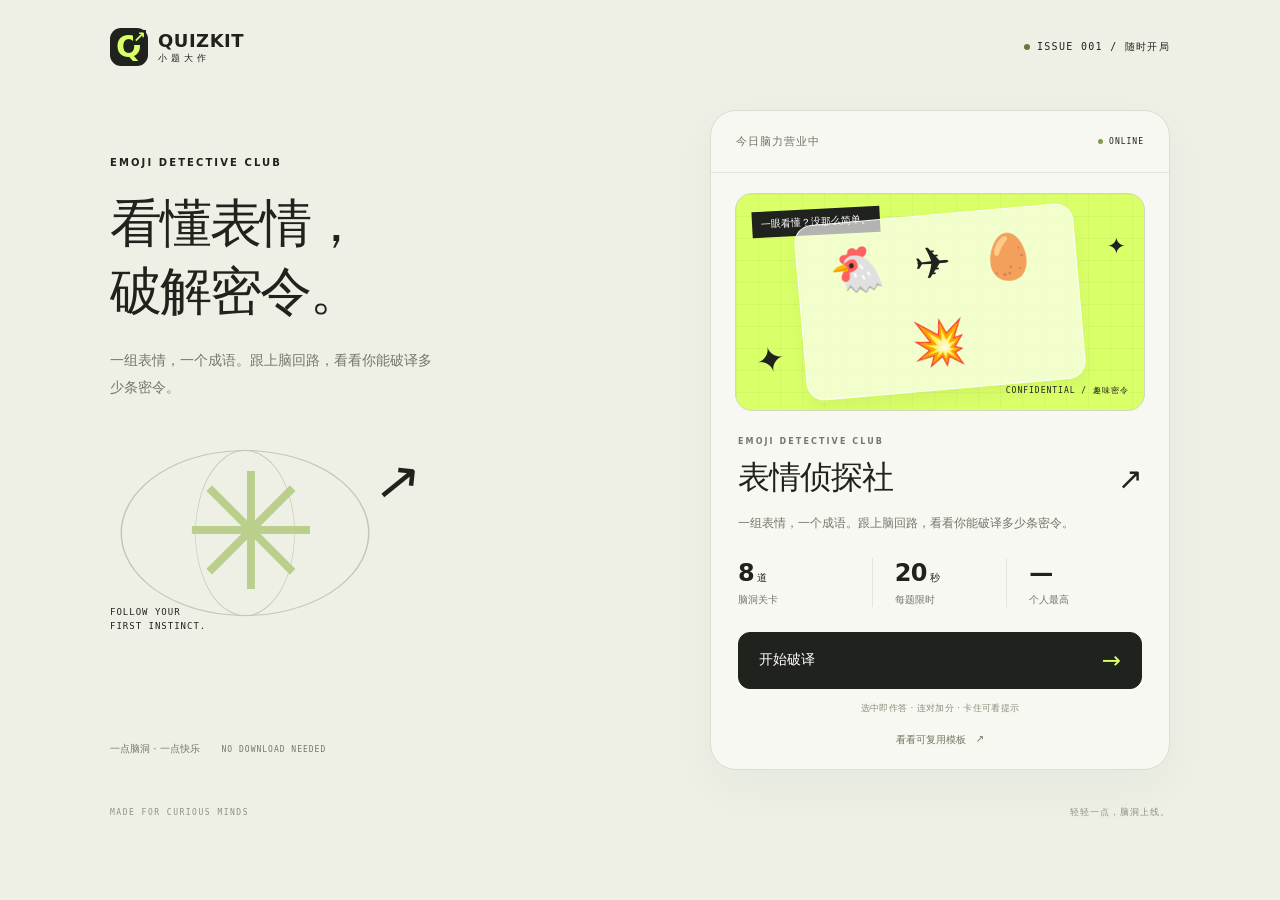
<file: index.html>
<!doctype html>
<html lang="zh-CN">
<head>
  <meta charset="UTF-8">
  <meta name="viewport" content="width=device-width, initial-scale=1, viewport-fit=cover">
  <meta name="theme-color" content="#d9ff69">
  <title>表情侦探社 · QuizKit</title>
  <link rel="stylesheet" href="./styles.css">
</head>
<body>
  <div id="app"></div>
  <script src="./game.js"></script>
  <script src="./engine.js"></script>
</body>
</html>
</file>
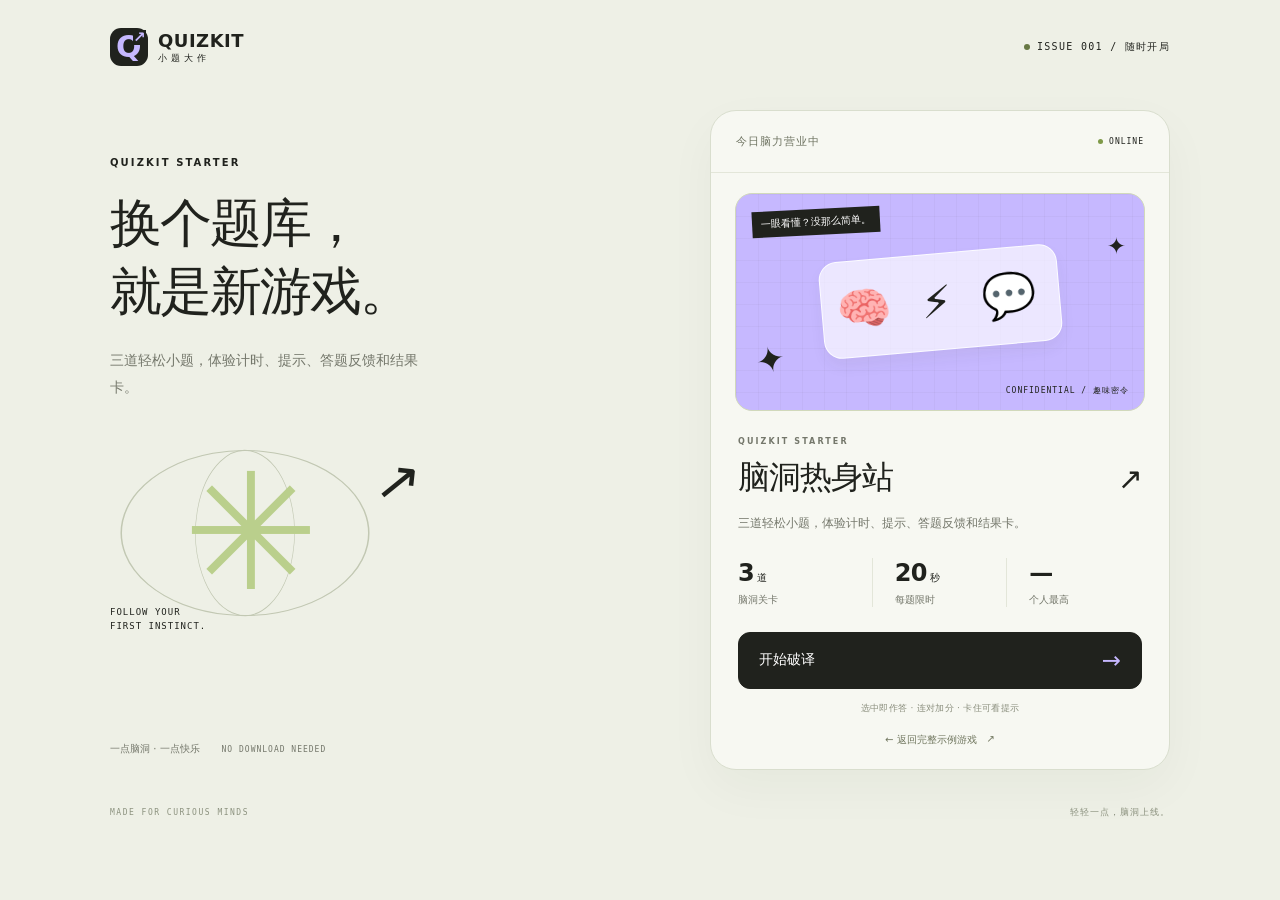
<file: template/index.html>
<!doctype html>
<html lang="zh-CN">
<head>
  <meta charset="UTF-8">
  <meta name="viewport" content="width=device-width, initial-scale=1, viewport-fit=cover">
  <meta name="theme-color" content="#c6b8ff">
  <title>QuizKit · 可复用问答模板</title>
  <link rel="stylesheet" href="../styles.css">
</head>
<body>
  <div id="app"></div>
  <script src="./content.js"></script>
  <script src="../engine.js"></script>
</body>
</html>
</file>
<file: styles.css>
:root { --accent:#d9ff69; --ink:#20221d; --muted:#74776b; --paper:#f7f8f2; --line:#e3e6d9; font-family:"PingFang SC","Microsoft YaHei",system-ui,sans-serif; color:var(--ink); background:#eef0e6; font-synthesis:none; }
* { box-sizing:border-box; }
body { margin:0; min-width:320px; }
button, a { -webkit-tap-highlight-color:transparent; }
button { font:inherit; cursor:pointer; touch-action:manipulation; }
a { color:inherit; text-decoration:none; }
button:focus-visible,a:focus-visible { outline:3px solid #5c59d8; outline-offset:4px; }
button:disabled { cursor:default; }
button:active:not(:disabled) { transform:translateY(1px); }
button { transition:background .15s,transform .15s; }
[hidden] { display:none !important; }
.site-header,.site-footer { max-width:1120px; margin:auto; display:flex; justify-content:space-between; align-items:center; }
.site-header { padding:28px 30px 24px; }
.brand { display:flex; align-items:center; gap:10px; font-size:18px; font-weight:900; letter-spacing:.5px; }
.brand small { display:block; font-size:9px; letter-spacing:4px; font-weight:500; margin-top:1px; }
.brand-mark { width:38px; height:38px; display:flex; align-items:center; justify-content:center; position:relative; background:var(--ink); color:var(--accent); font-size:30px; line-height:1; border-radius:11px; }
.brand-mark span { position:absolute; right:2px; top:2px; font-size:15px; background:var(--ink); }
.edition { font:10px ui-monospace,monospace; letter-spacing:1.3px; display:flex; align-items:center; gap:7px; }
.edition i { width:6px; height:6px; background:#677844; border-radius:50%; }
.workspace { max-width:1120px; margin:0 auto; display:grid; grid-template-columns:1fr 460px; gap:70px; padding:20px 30px; align-items:center; }
.studio { align-self:stretch; padding:47px 0 14px; display:flex; flex-direction:column; }
.kicker { font-size:10px; font-weight:700; letter-spacing:2.1px; }
.studio h1 { font-size:52px; letter-spacing:-2px; line-height:1.3; margin:22px 0; font-weight:900; }
.studio>p { max-width:330px; color:var(--muted); font-size:14px; line-height:1.95; margin:0; }
.studio-art { position:relative; height:224px; width:330px; margin-top:22px; overflow:hidden; }
.orbit { position:absolute; top:26px; left:52px; width:166px; height:166px; border:1px solid #c2c8b3; border-radius:50%; }
.orbit-one { transform:scaleX(1.5) rotate(30deg); }
.orbit-two { transform:scaleX(.6) rotate(-30deg); }
.art-star { position:absolute; left:73px; top:12px; font-size:162px; color:#bacf8c; line-height:1.2; }
.art-label { position:absolute; font:9px/1.6 ui-monospace,monospace; left:0; bottom:14px; letter-spacing:1px; }
.art-arrow { position:absolute; right:19px; top:25px; font-size:55px; transform:rotate(6deg); }
.studio-footer { margin-top:auto; display:flex; gap:22px; align-items:center; font-size:10px; color:var(--muted); }
.studio-footer span:last-child { font:8px ui-monospace,monospace; letter-spacing:1px; }
.game-panel { background:var(--paper); border:1px solid #d9dece; border-radius:26px; min-height:660px; box-shadow:0 18px 50px #24321a0a; overflow:hidden; position:relative; }
.panel-top { height:62px; padding:0 25px; display:flex; justify-content:space-between; align-items:center; border-bottom:1px solid var(--line); }
.tiny-label { font-size:11px; color:#6e7361; letter-spacing:1px; }
.status-dot { font:8px ui-monospace,monospace; letter-spacing:1px; }
.status-dot:before { content:""; display:inline-block; width:5px; height:5px; border-radius:50%; background:#7f9a48; margin-right:6px; }
.cover-scene { height:218px; margin:20px 24px 0; position:relative; border:1px solid #d1d9bb; border-radius:17px; display:flex; justify-content:center; align-items:center; background-color:var(--accent); background-image:linear-gradient(#20221d08 1px, transparent 1px),linear-gradient(90deg,#20221d08 1px, transparent 1px); background-size:22px 22px; overflow:hidden; }
.cover-icons { max-width:280px; font-size:44px; text-align:center; letter-spacing:8px; line-height:1.8; background:#ffffffa8; border:1px solid #ffffffd9; box-shadow:0 8px 15px #3543180d; border-radius:18px; padding:8px 14px; transform:rotate(-5deg); }
.cover-tag { position:absolute; left:16px; top:15px; font-size:10px; font-weight:700; background:var(--ink); color:white; padding:6px 9px; transform:rotate(-3deg); }
.case-label { position:absolute; bottom:14px; right:15px; font:8px ui-monospace,monospace; letter-spacing:1px; }
.scene-spark { position:absolute; font-size:35px; }
.spark-one { left:20px; bottom:30px; transform:rotate(-14deg); }
.spark-two { right:18px; top:39px; font-size:23px; }
.intro-body { padding:26px 27px 20px; }
.intro-body .kicker { font-size:8px; color:var(--muted); }
.intro-body h2 { font-size:32px; letter-spacing:-1px; margin:10px 0 12px; display:flex; justify-content:space-between; align-items:center; }
.intro-body h2>span { font-size:30px; font-weight:400; }
.intro-body>p:not(.footnote) { font-size:12px; line-height:1.9; color:var(--muted); margin:0; }
.meta-grid { display:grid; grid-template-columns:repeat(3,1fr); margin:23px 0 25px; }
.meta-grid>div { border-right:1px solid var(--line); padding-left:22px; }
.meta-grid>div:first-child { padding-left:0; }
.meta-grid>div:last-child { border:0; }
.meta-grid strong { font-size:24px; display:block; line-height:1.25; letter-spacing:-.5px; font-variant-numeric:tabular-nums; }
.meta-grid small { font-size:10px; font-weight:400; }
.meta-grid div>span { font-size:10px; color:var(--muted); display:block; margin-top:5px; }
.primary { width:100%; border:1px solid var(--ink); background:var(--ink); color:white; padding:16px 20px; display:flex; align-items:center; justify-content:space-between; font-size:14px; font-weight:700; border-radius:12px; }
.primary:hover { background:#3b402f; }
.primary>span { color:var(--accent); font-size:23px; line-height:1; font-weight:400; }
.footnote { text-align:center; color:#8a8e7d; font-size:9px; margin:13px 0 0; letter-spacing:.3px; }
.template-link { display:flex; justify-content:center; gap:10px; margin-top:18px; font-size:10px; color:#70765e; }
.site-footer { padding:16px 30px 24px; font-size:9px; letter-spacing:1px; color:#8c927f; }
.site-footer>span:first-child { font:8px ui-monospace,monospace; letter-spacing:1.5px; }
.text-button { border:0; background:none; color:#646a58; padding:6px 0; font-size:11px; }
.score-pill { font-size:11px; border:1px solid #d7ddc6; padding:6px 11px; border-radius:30px; color:#7e895e; }
.score-pill b { color:var(--ink); font-variant-numeric:tabular-nums; padding-left:3px; }
.quiz-body { padding:24px; }
.question-header { display:flex; justify-content:space-between; align-items:center; }
.question-header b { font-size:14px; color:var(--ink); }
.timer { font-size:12px; font-variant-numeric:tabular-nums; color:#717b5e; }
.timer.urgent { color:#b64533; }
.progress-track { height:3px; background:#e6e9dd; border-radius:4px; margin-top:12px; overflow:hidden; }
.progress-track>div { height:100%; background:#899c60; transition:width .25s; }
.puzzle-card { margin:23px 0 21px; background:#eef1e5; border:1px solid #e0e6d2; border-radius:15px; height:168px; position:relative; display:flex; align-items:center; justify-content:center; background-image:radial-gradient(#c9d2b3 1px,transparent 1px); background-size:14px 14px; }
.category { position:absolute; top:13px; left:14px; font-size:9px; color:#6e775d; border:1px solid #cbd5b8; background:#f7f8f0; border-radius:5px; padding:4px 7px; }
.question-visual { font-size:42px; letter-spacing:5px; text-align:center; }
.text-visual { font-size:28px; font-weight:800; letter-spacing:2px; }
.question-image { max-width:80%; max-height:105px; border-radius:8px; object-fit:contain; }
.puzzle-number { position:absolute; bottom:11px; right:12px; font:8px ui-monospace,monospace; color:#9aA389; letter-spacing:1px; }
.question-title { font-size:16px; line-height:1.65; margin:0 0 17px; font-weight:700; min-height:26px; }
.options { display:grid; grid-template-columns:1fr 1fr; gap:10px; }
.option { border:1px solid #dce1d2; background:white; min-height:63px; padding:12px 11px; border-radius:10px; display:flex; gap:8px; align-items:center; text-align:left; font-size:12px; color:var(--ink); }
.option:hover:not(:disabled) { background:#f1f6e5; border-color:#a7ba7e; }
.option-letter { font:10px ui-monospace,monospace; color:#8c947d; background:#f2f4ed; padding:5px; border-radius:4px; }
.answer-icon { margin-left:auto; font-size:14px; }
.option.correct { background:#e6f1ce; border-color:#a2bb6b; }
.option.correct .answer-icon { color:#51722c; }
.option.incorrect { background:#f9e4dc; border-color:#dfb5a5; }
.option.incorrect .answer-icon { color:#aa5845; }
.option:disabled:not(.correct):not(.incorrect) { opacity:.6; }
.hint-area { display:flex; align-items:center; justify-content:space-between; min-height:63px; gap:6px; margin-top:8px; }
.hint-button { border:0; padding:8px 0; background:transparent; font-size:11px; color:#697750; }
.hint-button span { display:block; padding:4px 0 0 19px; font-size:8px; color:#949c85; text-align:left; }
.streak-label { color:#9ba28f; font-size:9px; }
.hint-copy { font-size:11px; color:#6d785a; background:#edf1e4; padding:12px; line-height:1.7; border-radius:8px; width:100%; }
.feedback { padding:14px; border-radius:10px; margin-top:15px; background:#ecf1e3; animation:slide-in .2s ease-out; }
.feedback.miss { background:#f4eae2; }
.feedback strong { font-size:12px; display:flex; justify-content:space-between; }
.feedback strong span { color:#6a853b; }
.feedback p { font-size:11px; line-height:1.8; color:#7c826e; margin:7px 0 0; }
.compact { padding:13px 17px; margin-top:12px; font-size:12px; }
.result-body { padding:29px 28px 24px; text-align:center; }
.result-stamp { width:90px; height:90px; border:1px solid #dae3c5; border-radius:50%; background:#eaf1d9; display:grid; place-items:center; font-size:44px; margin:0 auto 18px; box-shadow:0 0 0 8px #f0f3e8; }
.result-body>.kicker { font-size:9px; color:#969e83; margin-top:20px; }
.result-title { font-size:31px; margin:10px 0 13px; letter-spacing:-1px; }
.result-message { font-size:12px; line-height:1.8; color:#808672; max-width:300px; margin:auto; }
.result-score { margin-top:21px; padding:17px 0 15px; border-top:1px dashed #d9dfcc; border-bottom:1px dashed #d9dfcc; position:relative; }
.result-score>span { font-size:9px; color:#939b83; display:block; }
.result-score strong { font-size:55px; font-weight:900; letter-spacing:-2px; display:block; line-height:1.3; font-variant-numeric:tabular-nums; }
.result-score small { font-size:12px; font-weight:400; letter-spacing:0; margin-left:4px; }
.new-best,.best-label { font:8px ui-monospace,monospace; letter-spacing:1px; color:#6b7d4b; }
.new-best { background:var(--accent); padding:4px 8px; border-radius:4px; }
.result-stats { display:flex; justify-content:center; gap:70px; margin:22px 0 24px; }
.result-stats strong { font-size:23px; display:block; }
.result-stats small { font-size:12px; font-weight:400; color:#929a81; }
.result-stats span { display:block; font-size:9px; color:#929a81; margin-top:5px; }
.secondary-actions { display:flex; gap:10px; margin-top:10px; }
.secondary { flex:1; border:1px solid #dce2cf; border-radius:10px; background:transparent; padding:12px 5px; font-size:11px; color:#747e61; }
.secondary:hover { background:#edf1e4; }
#save-status { display:block; color:#70844c; font-size:10px; margin-top:7px; min-height:13px; }
.review-body { padding:24px; }
.review-body>h2 { font-size:20px; margin:0 0 20px; }
.review-item { padding:17px 0; border-top:1px solid var(--line); }
.review-top { display:flex; align-items:center; justify-content:space-between; font-size:9px; color:#8b947b; }
.review-correct { color:#718a49; }
.review-incorrect { color:#ad7657; }
.review-item .question-visual { font-size:30px; text-align:left; margin:17px 0 9px; }
.review-item .question-image { margin-top:15px; max-height:85px; }
.review-item h3 { margin:0; font-size:17px; }
.review-item p { font-size:11px; line-height:1.8; color:#7d866d; margin:8px 0; }
.review-item>small { font-size:9px; color:#a2a995; }
@keyframes slide-in { from { opacity:0; transform:translateY(5px); } to { opacity:1; transform:translateY(0); } }
@media (min-width:1200px) { .workspace { gap:110px; } }
@media (max-width:850px) { .workspace { gap:30px; grid-template-columns:1fr 410px; } .studio h1 { font-size:37px; } .studio-art { width:240px; } .studio-footer { display:block; } .studio-footer span { display:block; margin-top:8px; } }
@media (max-width:700px) {
  :root { background:#f7f8f2; }
  .site-header { padding:18px 21px 14px; }
  .brand { font-size:15px; }
  .brand-mark { width:33px; height:33px; font-size:27px; border-radius:9px; }
  .brand small { font-size:8px; letter-spacing:3px; }
  .edition { font-size:8px; letter-spacing:.2px; }
  .workspace { padding:0 12px; display:block; max-width:480px; }
  .studio { display:none; }
  .game-panel { border-radius:20px; min-height:650px; box-shadow:none; }
  .panel-top { padding:0 20px; height:53px; }
  .cover-scene { margin:17px 18px 0; height:200px; }
  .cover-icons { font-size:37px; letter-spacing:6px; }
  .intro-body { padding:23px 22px 20px; }
  .intro-body h2 { font-size:29px; }
  .site-footer { padding:17px 22px 20px; max-width:480px; font-size:8px; }
  .site-footer>span:first-child { font-size:6px; letter-spacing:.8px; }
  .quiz-body { padding:21px 19px; }
  .puzzle-card { margin-top:20px; height:160px; }
  .question-visual { font-size:36px; letter-spacing:3px; }
  .question-title { font-size:15px; }
  .option { min-height:62px; padding:11px 9px; font-size:11px; gap:6px; }
  .result-body { padding:27px 23px 21px; }
}
@media (prefers-reduced-motion:reduce) { *,*::before,*::after { animation:none !important; transition:none !important; } }
@media(max-width:700px){.text-button,.hint-button{min-width:44px;min-height:44px}}
</file>
